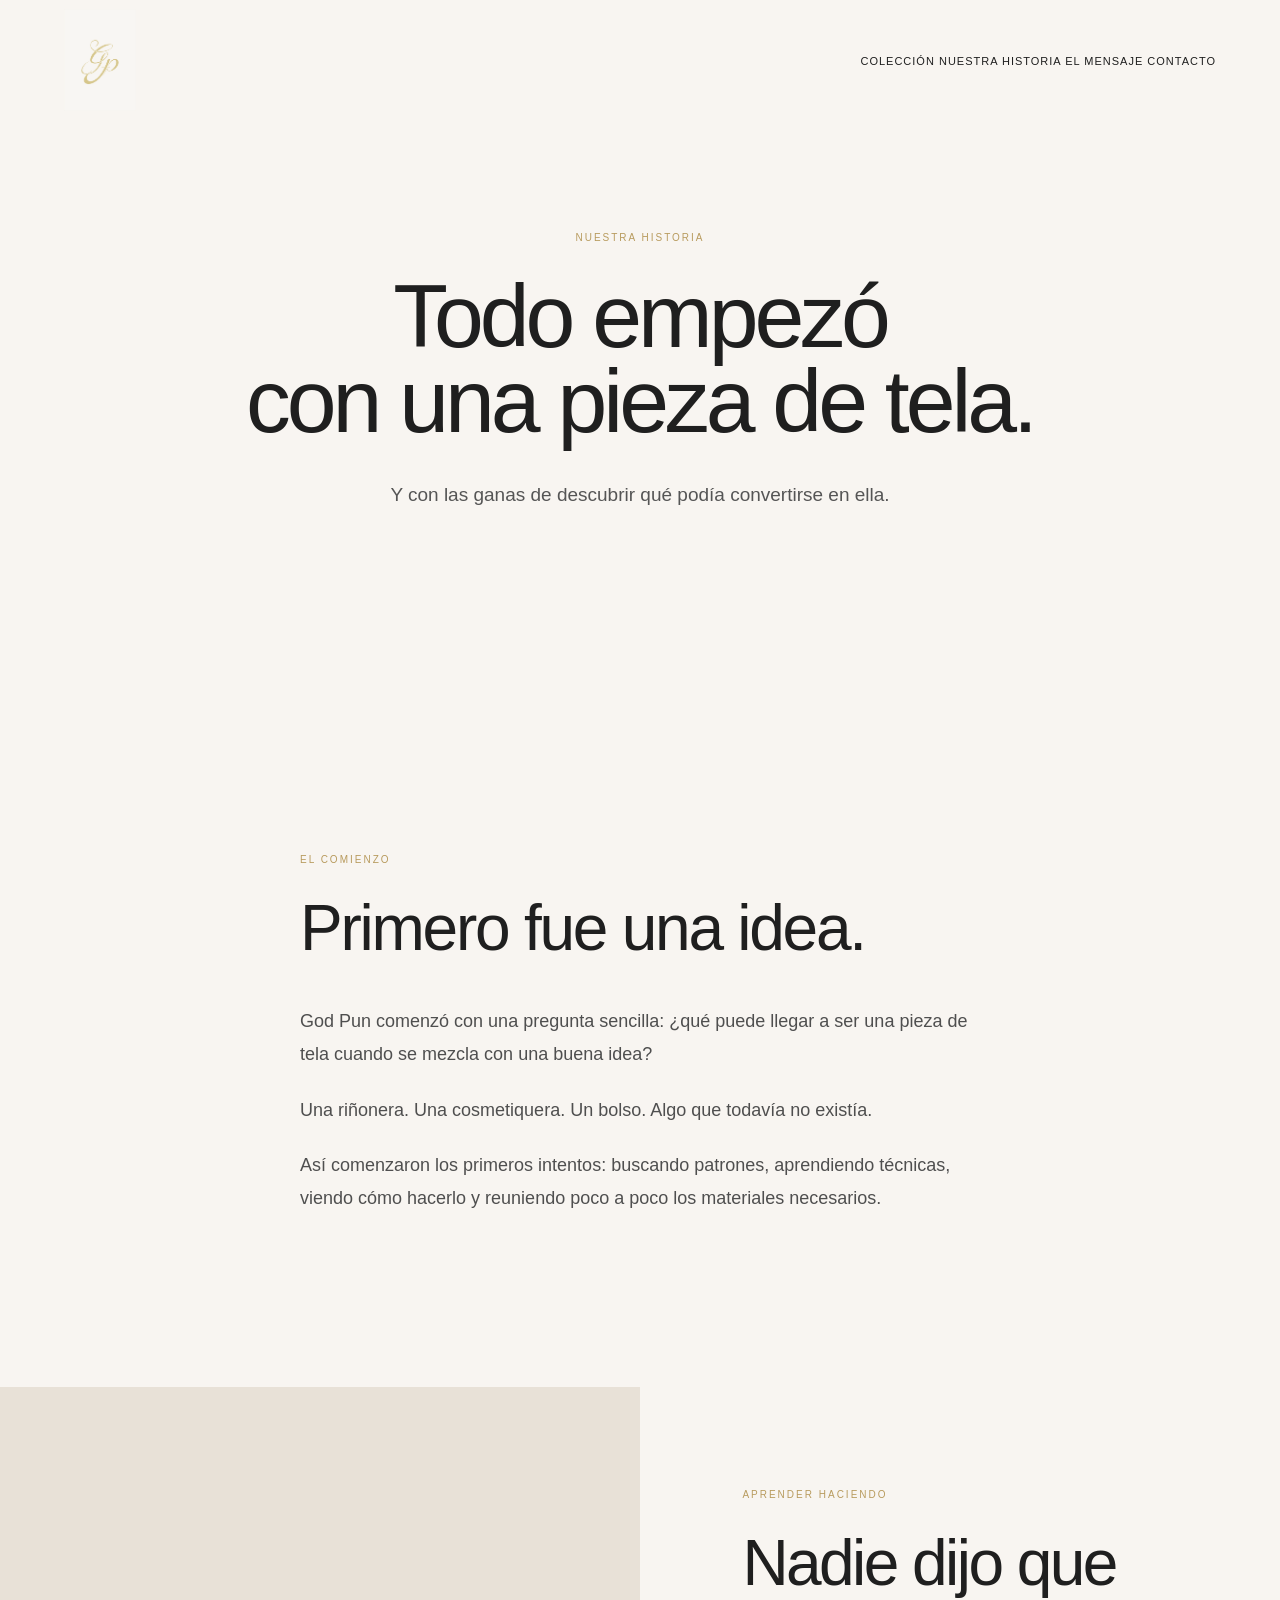
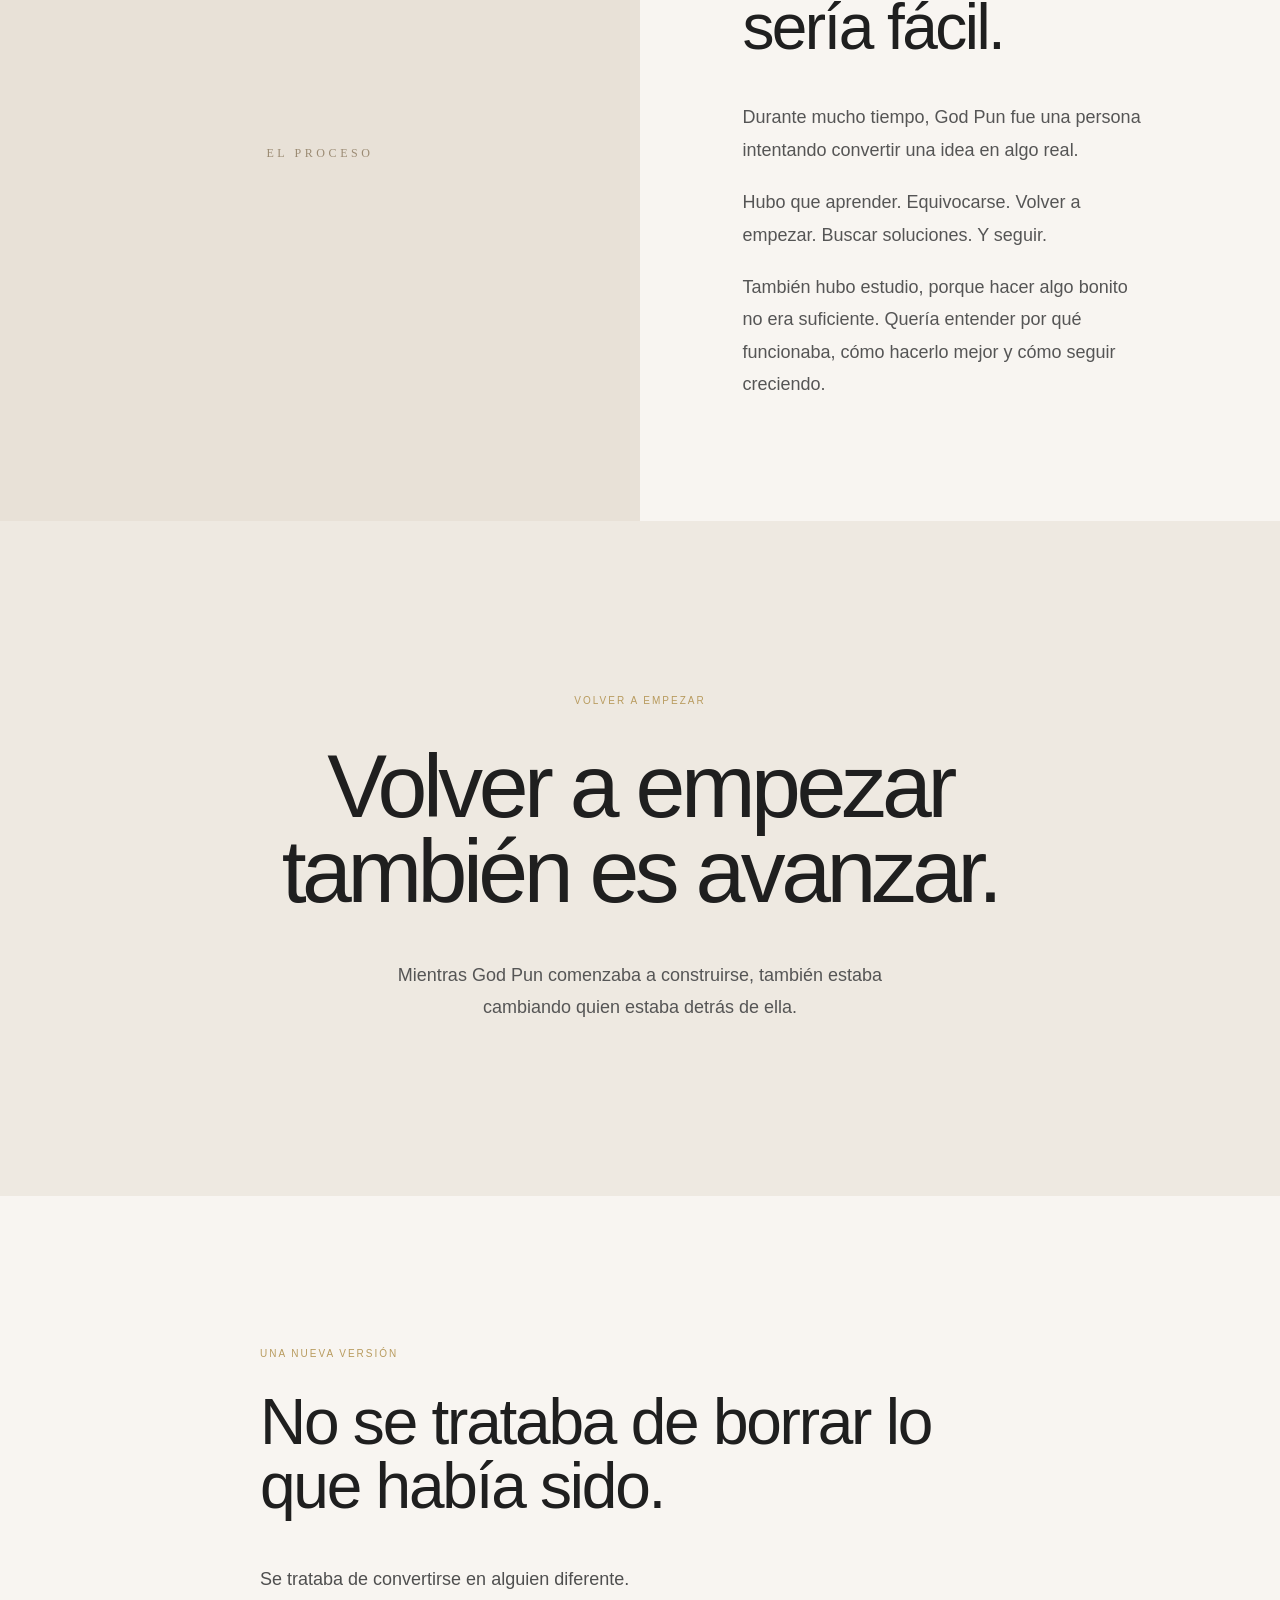
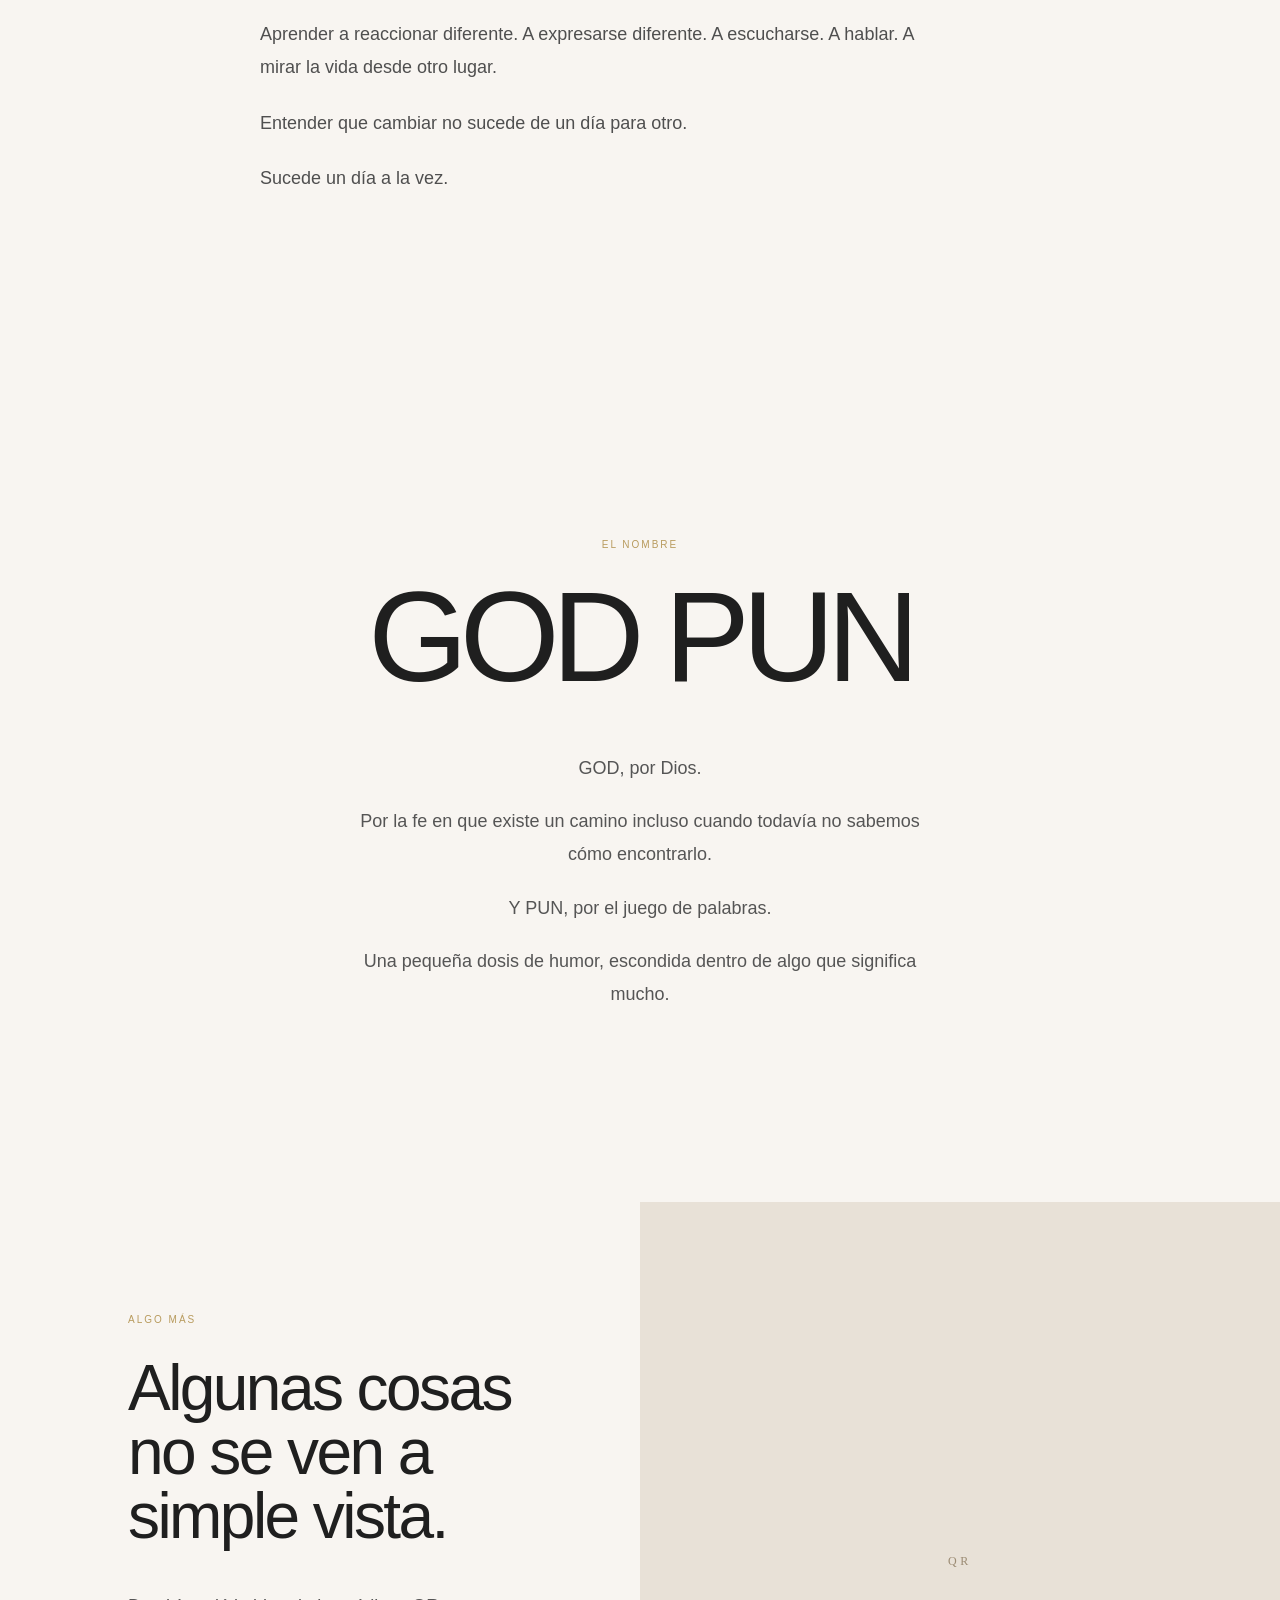
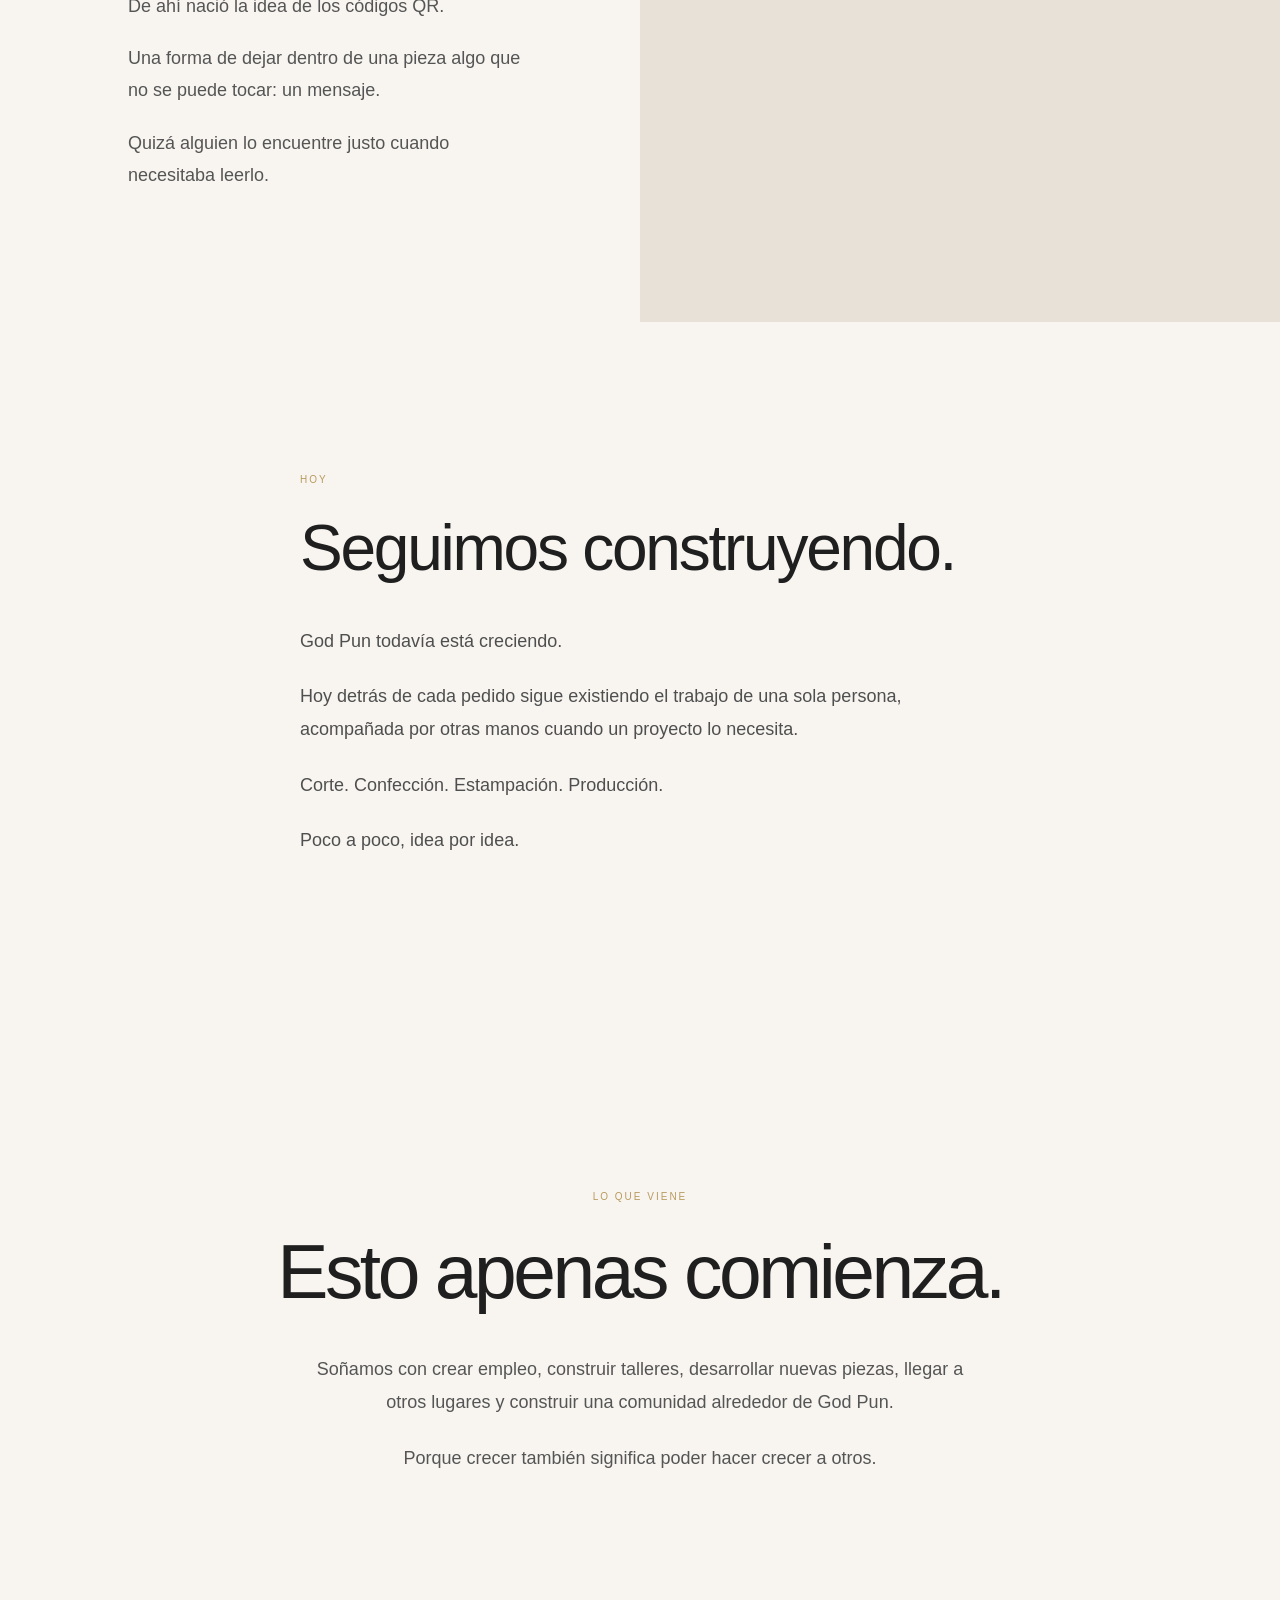
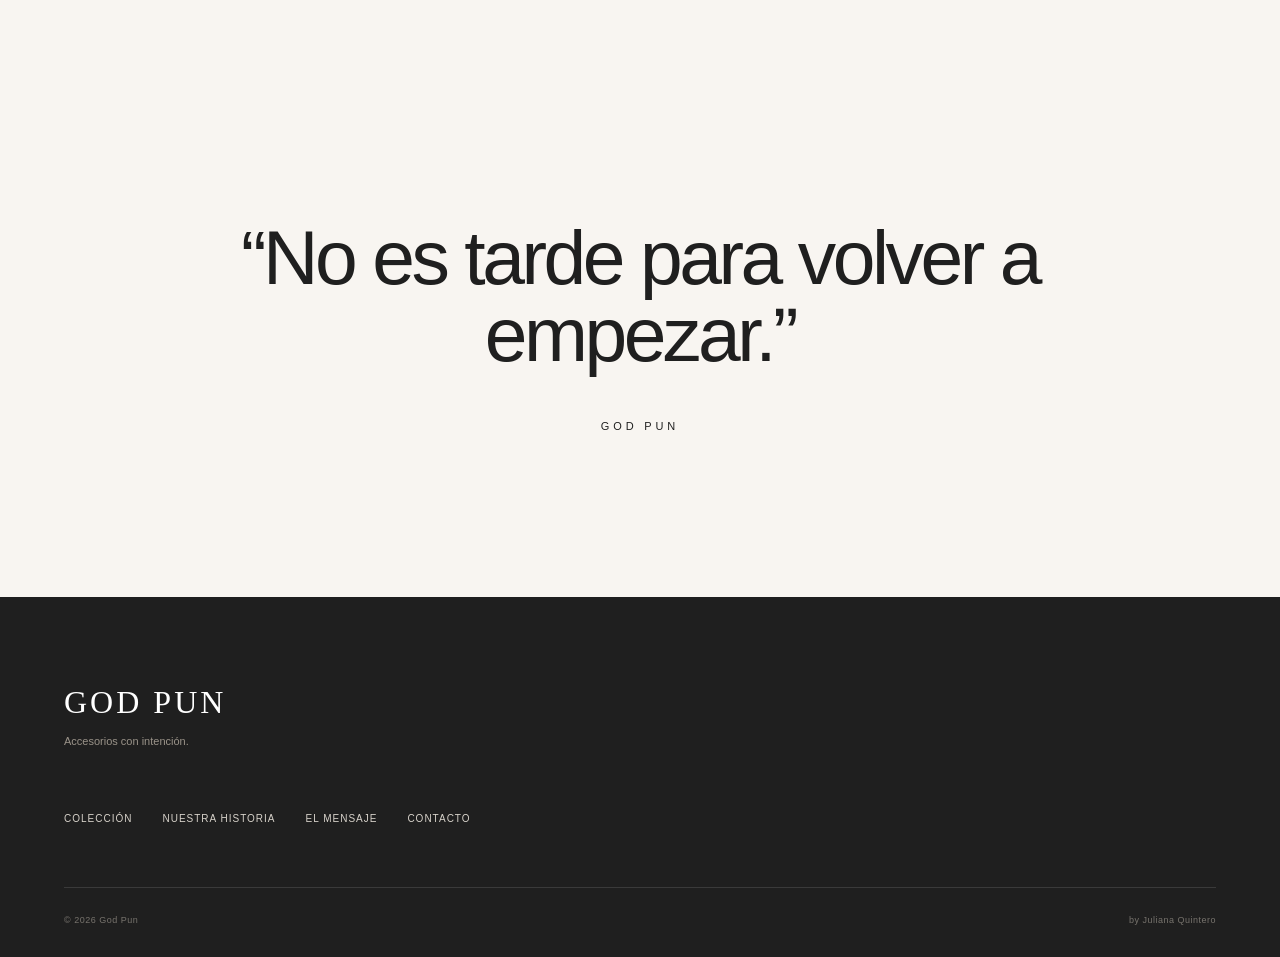
<file: historia.html>
<!DOCTYPE html>
<html lang="es">

<head>

    <meta charset="UTF-8">

    <meta name="viewport" content="width=device-width, initial-scale=1.0">

    <title>Nuestra historia — God Pun</title>

    <meta name="description" content="La historia detrás de God Pun.">

    <link rel="stylesheet" href="style.css">

</head>

<body>

    <!-- =========================
         HEADER
    ========================== -->

    <header class="header">

        <a href="index.html" class="brand">

            <img src="logo-godpun-crop.png" alt="God Pun">

        </a>


        <nav class="navigation">

            <a href="index.html#coleccion">
                Colección
            </a>

            <a href="historia.html">
                Nuestra historia
            </a>

            <a href="index.html#mensaje">
                El mensaje
            </a>

            <a href="index.html#contacto">
                Contacto
            </a>

        </nav>


        <button
            class="menu-button"
            id="menuButton"
            aria-label="Abrir menú">

            <span></span>
            <span></span>

        </button>

    </header>



    <!-- =========================
         MOBILE MENU
    ========================== -->

    <div class="mobile-menu" id="mobileMenu">

        <a href="index.html#coleccion">
            Colección
        </a>

        <a href="historia.html">
            Nuestra historia
        </a>

        <a href="index.html#mensaje">
            El mensaje
        </a>

        <a href="index.html#contacto">
            Contacto
        </a>

    </div>



    <main>


        <!-- =========================
             HERO HISTORIA
        ========================== -->

        <section class="story-hero">

            <div class="story-hero-content">

                <p class="section-label">
                    NUESTRA HISTORIA
                </p>

                <h1>
                    Todo empezó<br>
                    con una pieza de tela.
                </h1>

                <p>
                    Y con las ganas de descubrir
                    qué podía convertirse en ella.
                </p>

            </div>

        </section>



        <!-- =========================
             EL COMIENZO
        ========================== -->

        <section class="story-block">

            <div class="story-block-content">

                <p class="section-label">
                    EL COMIENZO
                </p>

                <h2>
                    Primero fue una idea.
                </h2>

                <p>
                    God Pun comenzó con una pregunta sencilla:
                    ¿qué puede llegar a ser una pieza de tela
                    cuando se mezcla con una buena idea?
                </p>

                <p>
                    Una riñonera.
                    Una cosmetiquera.
                    Un bolso.
                    Algo que todavía no existía.
                </p>

                <p>
                    Así comenzaron los primeros intentos:
                    buscando patrones, aprendiendo técnicas,
                    viendo cómo hacerlo y reuniendo poco a poco
                    los materiales necesarios.
                </p>

            </div>

        </section>



        <!-- =========================
             EL PROCESO
        ========================== -->

        <section class="story-feature">

            <div class="story-feature-image">

                <div class="image-placeholder">

                    <span>
                        EL PROCESO
                    </span>

                </div>

            </div>


            <div class="story-feature-content">

                <p class="section-label">
                    APRENDER HACIENDO
                </p>

                <h2>
                    Nadie dijo que
                    sería fácil.
                </h2>

                <p>
                    Durante mucho tiempo, God Pun fue una persona
                    intentando convertir una idea en algo real.
                </p>

                <p>
                    Hubo que aprender.
                    Equivocarse.
                    Volver a empezar.
                    Buscar soluciones.
                    Y seguir.
                </p>

                <p>
                    También hubo estudio, porque hacer algo bonito
                    no era suficiente. Quería entender por qué
                    funcionaba, cómo hacerlo mejor y cómo seguir
                    creciendo.
                </p>

            </div>

        </section>



        <!-- =========================
             RENACER
        ========================== -->

        <section class="story-statement">

            <p class="section-label">
                VOLVER A EMPEZAR
            </p>

            <h2>
                Volver a empezar<br>
                también es avanzar.
            </h2>

            <p>
                Mientras God Pun comenzaba a construirse,
                también estaba cambiando quien estaba detrás
                de ella.
            </p>

        </section>



        <!-- =========================
             TRANSFORMACIÓN
        ========================== -->

        <section class="story-block">

            <div class="story-block-content">

                <p class="section-label">
                    UNA NUEVA VERSIÓN
                </p>

                <h2>
                    No se trataba de borrar
                    lo que había sido.
                </h2>

                <p>
                    Se trataba de convertirse en alguien diferente.
                </p>

                <p>
                    Aprender a reaccionar diferente.
                    A expresarse diferente.
                    A escucharse.
                    A hablar.
                    A mirar la vida desde otro lugar.
                </p>

                <p>
                    Entender que cambiar no sucede de un día
                    para otro.
                </p>

                <p>
                    Sucede un día a la vez.
                </p>

            </div>

        </section>



        <!-- =========================
             GOD + PUN
        ========================== -->

        <section class="meaning">

            <div class="meaning-content">

                <p class="section-label">
                    EL NOMBRE
                </p>

                <h2>
                    GOD PUN
                </h2>

                <p>
                    GOD, por Dios.
                </p>

                <p>
                    Por la fe en que existe un camino incluso
                    cuando todavía no sabemos cómo encontrarlo.
                </p>

                <p>
                    Y PUN, por el juego de palabras.
                </p>

                <p>
                    Una pequeña dosis de humor,
                    escondida dentro de algo que significa mucho.
                </p>

            </div>

        </section>



        <!-- =========================
             EL QR
        ========================== -->

        <section class="story-feature reverse">

            <div class="story-feature-image">

                <div class="image-placeholder">

                    <span>
                        QR
                    </span>

                </div>

            </div>


            <div class="story-feature-content">

                <p class="section-label">
                    ALGO MÁS
                </p>

                <h2>
                    Algunas cosas
                    no se ven a simple vista.
                </h2>

                <p>
                    De ahí nació la idea de los códigos QR.
                </p>

                <p>
                    Una forma de dejar dentro de una pieza
                    algo que no se puede tocar:
                    un mensaje.
                </p>

                <p>
                    Quizá alguien lo encuentre justo cuando
                    necesitaba leerlo.
                </p>

            </div>

        </section>



        <!-- =========================
             HOY
        ========================== -->

        <section class="story-block">

            <div class="story-block-content">

                <p class="section-label">
                    HOY
                </p>

                <h2>
                    Seguimos construyendo.
                </h2>

                <p>
                    God Pun todavía está creciendo.
                </p>

                <p>
                    Hoy detrás de cada pedido sigue existiendo
                    el trabajo de una sola persona, acompañada
                    por otras manos cuando un proyecto lo necesita.
                </p>

                <p>
                    Corte.
                    Confección.
                    Estampación.
                    Producción.
                </p>

                <p>
                    Poco a poco, idea por idea.
                </p>

            </div>

        </section>



        <!-- =========================
             FUTURO
        ========================== -->

        <section class="future">

            <p class="section-label">
                LO QUE VIENE
            </p>

            <h2>
                Esto apenas comienza.
            </h2>

            <p>
                Soñamos con crear empleo,
                construir talleres,
                desarrollar nuevas piezas,
                llegar a otros lugares
                y construir una comunidad alrededor de God Pun.
            </p>

            <p>
                Porque crecer también significa
                poder hacer crecer a otros.
            </p>

        </section>



        <!-- =========================
             CIERRE
        ========================== -->

        <section class="story-closing">

            <p>
                “No es tarde para volver a empezar.”
            </p>

            <span>
                GOD PUN
            </span>

        </section>

    </main>



    <!-- =========================
         FOOTER
    ========================== -->

    <footer class="footer">

        <div class="footer-brand">

            <h2>
                GOD PUN
            </h2>

            <p>
                Accesorios con intención.
            </p>

        </div>


        <div class="footer-links">

            <a href="index.html#coleccion">
                Colección
            </a>

            <a href="historia.html">
                Nuestra historia
            </a>

            <a href="index.html#mensaje">
                El mensaje
            </a>

            <a href="index.html#contacto">
                Contacto
            </a>

        </div>


        <div class="footer-bottom">

            <span>
                © 2026 God Pun
            </span>

            <span>
                by Juliana Quintero
            </span>

        </div>

    </footer>



    <script src="script.js"></script>

</body>

</html>
</file>
<file: style.css>
/* =========================
   RESET
========================= */

* {
    margin: 0;
    padding: 0;
    box-sizing: border-box;
}


html {
    scroll-behavior: smooth;
}


body {
    background: #F8F5F1;

    color: #1F1F1F;

    font-family: "Inter", Arial, sans-serif;

    font-weight: 400;

    line-height: 1.6;
}


a {
    color: inherit;

    text-decoration: none;
}


button {
    font-family: inherit;
}



/* =========================
   HEADER
========================= */

.header {
    width: 100%;
    height: 120px;

    padding: 0 5vw;

    display: flex;
    align-items: center;
    justify-content: space-between;

    position: absolute;

    top: 0;
    left: 0;

    z-index: 100;
}


/* =========================
   LOGO
========================= */

.brand {
    display: flex;
    align-items: center;
    justify-content: flex-start;

    width: 180px;
    height: 120px;

    flex-shrink: 0;

    text-decoration: none;
}


.brand img {
    width: 170px;
    height: auto;

    display: block;

    flex-shrink: 0;
}
.navigation a {
    font-size: 11px;

    letter-spacing: 1px;

    text-transform: uppercase;

    transition: opacity 0.3s ease;
}


.navigation a:hover {
    opacity: 0.5;
}


.menu-button {
    display: none;

    background: none;

    border: none;

    width: 35px;

    cursor: pointer;
}


.menu-button span {
    display: block;

    width: 25px;

    height: 1px;

    background: #1F1F1F;

    margin: 6px 0;
}



/* =========================
   MOBILE MENU
========================= */

.mobile-menu {
    display: none;
}



/* =========================
   HERO
========================= */

.hero {
    min-height: 100vh;

    display: grid;

    grid-template-columns: 42% 58%;

    padding-top: 90px;
}


.hero-content {
    display: flex;

    flex-direction: column;

    justify-content: center;

    align-items: flex-start;

    padding: 8vw;
}


.eyebrow,
.section-label {
    font-size: 10px;

    letter-spacing: 2px;

    font-weight: 500;

    color: #B89B5E;

    margin-bottom: 25px;
}


.hero h1 {
    font-family: "Cormorant Garamond", Georgia, serif;

    font-size: clamp(58px, 6vw, 95px);

    font-weight: 400;

    line-height: 0.9;

    letter-spacing: -2px;

    margin-bottom: 35px;
}


.hero-description {
    max-width: 310px;

    font-size: 14px;

    color: #6E6E6E;

    line-height: 1.8;

    margin-bottom: 40px;
}



/* =========================
   BUTTON
========================= */

.button {
    display: inline-flex;

    align-items: center;

    justify-content: center;

    min-width: 170px;

    height: 52px;

    padding: 0 30px;

    background: #1F1F1F;

    color: #FFFFFF;

    font-size: 10px;

    font-weight: 500;

    letter-spacing: 1.5px;

    transition:
        transform 0.3s ease,
        background 0.3s ease;
}


.button:hover {
    background: #B89B5E;

    transform: translateY(-2px);
}


.button.dark {
    background: #FFFFFF;

    color: #1F1F1F;
}


.button.dark:hover {
    background: #E9E2D8;
}



/* =========================
   IMAGE PLACEHOLDERS
========================= */

.hero-image {
    min-height: calc(100vh - 90px);

    overflow: hidden;

    background: #E9E2D8;
}


.hero-image img {
    width: 100%;

    height: 100%;

    min-height: calc(100vh - 90px);

    object-fit: cover;

    object-position: center;

    display: block;
}

.image-placeholder {
    width: 100%;

    height: 100%;

    min-height: 600px;

    display: flex;

    align-items: center;

    justify-content: center;

    background:
        linear-gradient(
            135deg,
            #E9E2D8,
            #DDD4C8
        );
}


.image-placeholder span {
    font-family: "Cormorant Garamond", Georgia, serif;

    font-size: 25px;

    letter-spacing: 5px;

    color: rgba(31, 31, 31, 0.35);
}



/* =========================
   INTRO
========================= */

.intro {
    padding: 170px 10vw;

    text-align: center;

    max-width: 1000px;

    margin: auto;
}


.intro h2,
.message-content h2,
.story-content h2,
.contact h2 {
    font-family: "Cormorant Garamond", Georgia, serif;

    font-size: clamp(42px, 5vw, 70px);

    font-weight: 400;

    line-height: 1;

    letter-spacing: -1px;
}


.intro-text {
    max-width: 500px;

    margin: 40px auto 0;

    color: #6E6E6E;

    font-size: 14px;

    line-height: 1.9;
}



/* =========================
   COLLECTION
========================= */

.collection {
    padding: 80px 5vw 160px;
}


.section-heading {
    display: flex;

    align-items: flex-end;

    justify-content: space-between;

    margin-bottom: 55px;
}


.section-heading h2 {
    font-family: "Cormorant Garamond", Georgia, serif;

    font-size: 50px;

    font-weight: 400;

    line-height: 1;
}


.text-link {
    font-size: 10px;

    letter-spacing: 1.5px;

    border-bottom: 1px solid #1F1F1F;

    padding-bottom: 5px;

    transition: opacity 0.3s ease;
}


.text-link:hover {
    opacity: 0.5;
}


.collection-grid {
    display: grid;

    grid-template-columns: 1.4fr 1fr;

    gap: 25px;
}


.collection-card.large {
    grid-row: span 2;
}


.collection-card {
    overflow: hidden;
}


.product-placeholder {
    min-height: 400px;

    background: #E9E2D8;

    display: flex;

    align-items: center;

    justify-content: center;

    transition: transform 0.6s ease;
}


.collection-card.large .product-placeholder {
    min-height: 825px;
}


.collection-card:hover .product-placeholder {
    transform: scale(1.02);
}


.product-placeholder span {
    font-family: "Cormorant Garamond", Georgia, serif;

    font-size: 20px;

    letter-spacing: 4px;

    color: rgba(31, 31, 31, 0.35);
}


.card-info {
    padding: 20px 0;
}


.card-info p {
    color: #B89B5E;

    font-size: 9px;

    letter-spacing: 1.5px;

    margin-bottom: 5px;
}


.card-info h3 {
    font-family: "Cormorant Garamond", Georgia, serif;

    font-size: 27px;

    font-weight: 400;
}



/* =========================
   MESSAGE
========================= */

.message-section {
    min-height: 750px;

    background: #1F1F1F;

    color: #FFFFFF;

    display: grid;

    grid-template-columns: 1fr 1fr;

    align-items: center;

    padding: 100px 10vw;
}


.message-content {
    max-width: 500px;
}


.message-content .section-label {
    color: #B89B5E;
}


.message-content p:not(.section-label) {
    color: #BDB8B0;

    font-size: 14px;

    line-height: 1.9;

    max-width: 430px;

    margin: 35px 0;
}


.message-visual {
    display: flex;

    align-items: center;

    justify-content: center;
}


.message-card {
    width: 300px;

    min-height: 400px;

    background: #F8F5F1;

    color: #1F1F1F;

    display: flex;

    flex-direction: column;

    align-items: center;

    justify-content: center;

    text-align: center;

    padding: 50px;
}


.mini-logo {
    width: 50px;

    height: 50px;

    border-radius: 50%;

    background: #E9E2D8;

    display: flex;

    align-items: center;

    justify-content: center;

    font-family: "Cormorant Garamond", Georgia, serif;

    font-size: 18px;

    margin-bottom: 20px;
}


.mini-line {
    width: 40px;

    height: 1px;

    background: #B89B5E;

    margin-bottom: 45px;
}


.message-card p {
    font-family: "Cormorant Garamond", Georgia, serif;

    font-size: 27px;

    line-height: 1.2;

    margin-bottom: 45px;
}


.message-card span {
    font-size: 9px;

    letter-spacing: 3px;

    color: #9A9389;
}



/* =========================
   STORY
========================= */

.story {
    display: grid;

    grid-template-columns: 1fr 1fr;

    min-height: 750px;
}


.story-image {
    background: #E9E2D8;
}


.story-placeholder {
    min-height: 750px;
}


.story-content {
    display: flex;

    flex-direction: column;

    justify-content: center;

    align-items: flex-start;

    padding: 10vw;
}


.story-content h2 {
    margin-bottom: 35px;
}


.story-content p:not(.section-label) {
    color: #6E6E6E;

    font-size: 14px;

    line-height: 1.9;

    max-width: 450px;

    margin-bottom: 20px;
}


.story-content .text-link {
    margin-top: 20px;
}



/* =========================
   STATEMENT
========================= */

.statement {
    padding: 180px 10vw;

    text-align: center;
}


.statement p {
    font-family: "Cormorant Garamond", Georgia, serif;

    font-size: clamp(38px, 5vw, 65px);

    font-weight: 400;

    line-height: 1;

    max-width: 900px;

    margin: auto;
}


.statement span {
    display: block;

    margin-top: 35px;

    font-size: 9px;

    letter-spacing: 3px;

    color: #B89B5E;
}



/* =========================
   CONTACT
========================= */

.contact {
    padding: 150px 20px;

    text-align: center;

    background: #E9E2D8;
}


.contact h2 {
    margin-bottom: 45px;
}



/* =========================
   FOOTER
========================= */

.footer {
    background: #1F1F1F;

    color: #FFFFFF;

    padding: 80px 5vw 30px;
}


.footer-brand h2 {
    font-family: "Cormorant Garamond", Georgia, serif;

    font-size: 32px;

    font-weight: 500;

    letter-spacing: 3px;
}


.footer-brand p {
    color: #9A9389;

    font-size: 11px;

    margin-top: 5px;
}


.footer-links {
    display: flex;

    gap: 30px;

    margin: 60px 0;
}


.footer-links a {
    font-size: 10px;

    letter-spacing: 1px;

    text-transform: uppercase;

    color: #D7D2CA;
}


.footer-bottom {
    border-top: 1px solid rgba(255,255,255,0.12);

    padding-top: 25px;

    display: flex;

    justify-content: space-between;

    color: #77736D;

    font-size: 9px;

    letter-spacing: 0.5px;
}



/* =========================
   RESPONSIVE
========================= */

@media (max-width: 900px) {

    .navigation {
        display: none;
    }


    .menu-button {
        display: block;
    }


    .mobile-menu {
        position: fixed;

        top: 0;
        left: 0;

        width: 100%;

        height: 100vh;

        background: #F8F5F1;

        z-index: 90;

        display: flex;

        flex-direction: column;

        align-items: center;

        justify-content: center;

        gap: 30px;

        opacity: 0;

        pointer-events: none;

        transition: opacity 0.4s ease;
    }


    .mobile-menu.active {
        opacity: 1;

        pointer-events: auto;
    }


    .mobile-menu a {
        font-family: "Cormorant Garamond", Georgia, serif;

        font-size: 38px;

        font-weight: 400;
    }


    .hero {
        grid-template-columns: 1fr;

        padding-top: 90px;
    }


    .hero-content {
        min-height: 65vh;

        padding: 70px 8vw;

        justify-content: center;
    }


    .hero h1 {
        font-size: clamp(58px, 15vw, 85px);
    }


    .hero-image {
        min-height: 60vh;
    }


    .image-placeholder {
        min-height: 60vh;
    }


    .collection-grid {
        grid-template-columns: 1fr;
    }


    .collection-card.large {
        grid-row: auto;
    }


    .collection-card.large .product-placeholder {
        min-height: 500px;
    }


    .message-section {
        grid-template-columns: 1fr;

        gap: 80px;

        padding: 100px 8vw;
    }


    .story {
        grid-template-columns: 1fr;
    }


    .story-image {
        order: 2;
    }


    .story-content {
        order: 1;

        padding: 100px 8vw;
    }


    .story-placeholder {
        min-height: 500px;
    }

}


@media (max-width: 600px) {

    .header {
        height: 75px;

        padding: 0 7vw;
    }


    .brand {
        font-size: 22px;
    }


    .hero {
        padding-top: 75px;
    }


    .hero-content {
        min-height: 60vh;
    }


    .hero h1 {
        font-size: 62px;

        letter-spacing: -1.5px;
    }


    .intro {
        padding: 120px 8vw;
    }


    .intro h2,
    .message-content h2,
    .story-content h2,
    .contact h2 {
        font-size: 47px;
    }


    .collection {
        padding: 60px 7vw 110px;
    }


    .section-heading {
        align-items: flex-start;

        flex-direction: column;

        gap: 25px;
    }


    .section-heading h2 {
        font-size: 43px;
    }


    .product-placeholder,
    .collection-card.large .product-placeholder {
        min-height: 400px;
    }


    .message-card {
        width: 280px;

        min-height: 380px;
    }


    .statement {
        padding: 120px 8vw;
    }


    .footer-links {
        flex-direction: column;

        gap: 18px;
    }


    .footer-bottom {
        flex-direction: column;

        gap: 10px;
    }

}
/* =========================================================
   HISTORIA — DISEÑO EDITORIAL
========================================================= */

.story-hero {
    min-height: 78vh;
    display: flex;
    align-items: center;
    justify-content: center;
    padding: 140px 8vw 100px;
    text-align: center;
    position: relative;
    overflow: hidden;
}

.story-hero-content {
    max-width: 900px;
    margin: 0 auto;
}

.story-hero .section-label {
    margin-bottom: 28px;
}

.story-hero h1 {
    font-size: clamp(52px, 7vw, 105px);
    line-height: 0.95;
    font-weight: 500;
    letter-spacing: -0.045em;
    margin: 0 0 35px;
}

.story-hero p:not(.section-label) {
    max-width: 560px;
    margin: 0 auto;
    font-size: 19px;
    line-height: 1.7;
    color: #555;
}


/* =========================================================
   BLOQUES DE HISTORIA
========================================================= */

.story-block {
    padding: 150px 10vw;
    display: flex;
    justify-content: center;
}

.story-block-content {
    max-width: 760px;
}

.story-block .section-label {
    margin-bottom: 28px;
}

.story-block h2 {
    font-size: clamp(42px, 5vw, 72px);
    line-height: 1;
    font-weight: 500;
    letter-spacing: -0.035em;
    margin: 0 0 45px;
}

.story-block p:not(.section-label) {
    max-width: 680px;
    font-size: 18px;
    line-height: 1.85;
    color: #4f4f4f;
    margin: 0 0 22px;
}


/* =========================================================
   SECCIONES CON IMAGEN
========================================================= */

.story-feature {
    display: grid;
    grid-template-columns: 1fr 1fr;
    min-height: 720px;
}

.story-feature-image {
    min-height: 650px;
    overflow: hidden;
}

.story-feature-image .image-placeholder {
    width: 100%;
    height: 100%;
    min-height: 650px;
    display: flex;
    align-items: center;
    justify-content: center;
    background: #e8e1d7;
}

.story-feature-image .image-placeholder span {
    font-size: 12px;
    letter-spacing: 0.3em;
    color: #9b8b73;
}

.story-feature-content {
    display: flex;
    flex-direction: column;
    justify-content: center;
    padding: 100px 10vw 100px 8vw;
}

.story-feature-content .section-label {
    margin-bottom: 28px;
}

.story-feature-content h2 {
    font-size: clamp(42px, 5vw, 70px);
    line-height: 1;
    font-weight: 500;
    letter-spacing: -0.04em;
    margin: 0 0 42px;
}

.story-feature-content p:not(.section-label) {
    max-width: 500px;
    font-size: 18px;
    line-height: 1.8;
    color: #555;
    margin: 0 0 20px;
}


/* Imagen al lado contrario */

.story-feature.reverse .story-feature-image {
    order: 2;
}

.story-feature.reverse .story-feature-content {
    order: 1;
    padding-left: 10vw;
    padding-right: 8vw;
}


/* =========================================================
   FRASE / PAUSA VISUAL
========================================================= */

.story-statement {
    min-height: 75vh;
    padding: 120px 10vw;
    display: flex;
    flex-direction: column;
    justify-content: center;
    align-items: center;
    text-align: center;
    background: #eee9e1;
}

.story-statement .section-label {
    margin-bottom: 35px;
}

.story-statement h2 {
    max-width: 900px;
    font-size: clamp(48px, 7vw, 100px);
    line-height: 0.95;
    font-weight: 400;
    letter-spacing: -0.05em;
    margin: 0 0 45px;
}

.story-statement p:not(.section-label) {
    max-width: 550px;
    font-size: 18px;
    line-height: 1.8;
    color: #555;
}


/* =========================================================
   SIGNIFICADO DEL NOMBRE
========================================================= */

.meaning {
    padding: 170px 10vw;
    display: flex;
    justify-content: center;
    text-align: center;
}

.meaning-content {
    max-width: 720px;
}

.meaning .section-label {
    margin-bottom: 30px;
}

.meaning h2 {
    font-size: clamp(64px, 10vw, 140px);
    line-height: 0.85;
    font-weight: 500;
    letter-spacing: -0.06em;
    margin: 0 0 60px;
}

.meaning p:not(.section-label) {
    font-size: 18px;
    line-height: 1.85;
    color: #555;
    margin: 0 auto 20px;
    max-width: 600px;
}


/* =========================================================
   FUTURO
========================================================= */

.future {
    padding: 160px 10vw;
    text-align: center;
    max-width: 1000px;
    margin: 0 auto;
}

.future .section-label {
    margin-bottom: 30px;
}

.future h2 {
    font-size: clamp(48px, 6vw, 82px);
    line-height: 0.95;
    font-weight: 500;
    letter-spacing: -0.045em;
    margin: 0 0 45px;
}

.future p:not(.section-label) {
    max-width: 650px;
    margin: 0 auto 22px;
    font-size: 18px;
    line-height: 1.85;
    color: #555;
}


/* =========================================================
   CIERRE
========================================================= */

.story-closing {
    min-height: 60vh;
    display: flex;
    flex-direction: column;
    align-items: center;
    justify-content: center;
    text-align: center;
    padding: 100px 8vw;
}

.story-closing p {
    max-width: 900px;
    font-size: clamp(40px, 6vw, 82px);
    line-height: 1;
    letter-spacing: -0.045em;
    margin: 0 0 45px;
}

.story-closing span {
    font-size: 11px;
    letter-spacing: 0.35em;
}


/* =========================================================
   HEADER — AJUSTE PARA HISTORIA
========================================================= */

.header .brand img {
    width: 72px;
    height: auto;
    display: block;
}
/* =========================================================
   HISTORIA — RESPONSIVE
========================================================= */

@media (max-width: 768px) {

    .story-hero {
        min-height: 72vh;
        padding: 120px 24px 80px;
    }

    .story-hero h1 {
        font-size: clamp(48px, 14vw, 72px);
    }

    .story-hero p:not(.section-label) {
        font-size: 16px;
    }


    .story-block {
        padding: 100px 24px;
    }

    .story-block h2 {
        font-size: 44px;
    }

    .story-block p:not(.section-label) {
        font-size: 16px;
        line-height: 1.75;
    }


    .story-feature {
        display: flex;
        flex-direction: column;
        min-height: auto;
    }

    .story-feature-image {
        min-height: 420px;
    }

    .story-feature-image .image-placeholder {
        min-height: 420px;
    }

    .story-feature-content {
        padding: 80px 24px;
    }

    .story-feature-content h2 {
        font-size: 44px;
    }

    .story-feature-content p:not(.section-label) {
        font-size: 16px;
    }


    .story-feature.reverse .story-feature-image {
        order: 1;
    }

    .story-feature.reverse .story-feature-content {
        order: 2;
        padding: 80px 24px;
    }


    .story-statement {
        min-height: 70vh;
        padding: 100px 24px;
    }

    .story-statement h2 {
        font-size: 48px;
    }

    .story-statement p:not(.section-label) {
        font-size: 16px;
    }


    .meaning {
        padding: 110px 24px;
    }

    .meaning h2 {
        font-size: 76px;
    }

    .meaning p:not(.section-label) {
        font-size: 16px;
    }


    .future {
        padding: 110px 24px;
    }

    .future h2 {
        font-size: 48px;
    }

    .future p:not(.section-label) {
        font-size: 16px;
    }


    .story-closing {
        min-height: 55vh;
        padding: 80px 24px;
    }

    .story-closing p {
        font-size: 44px;
    }


    .header .brand img {
        width: 58px;
    }

}
</file>
